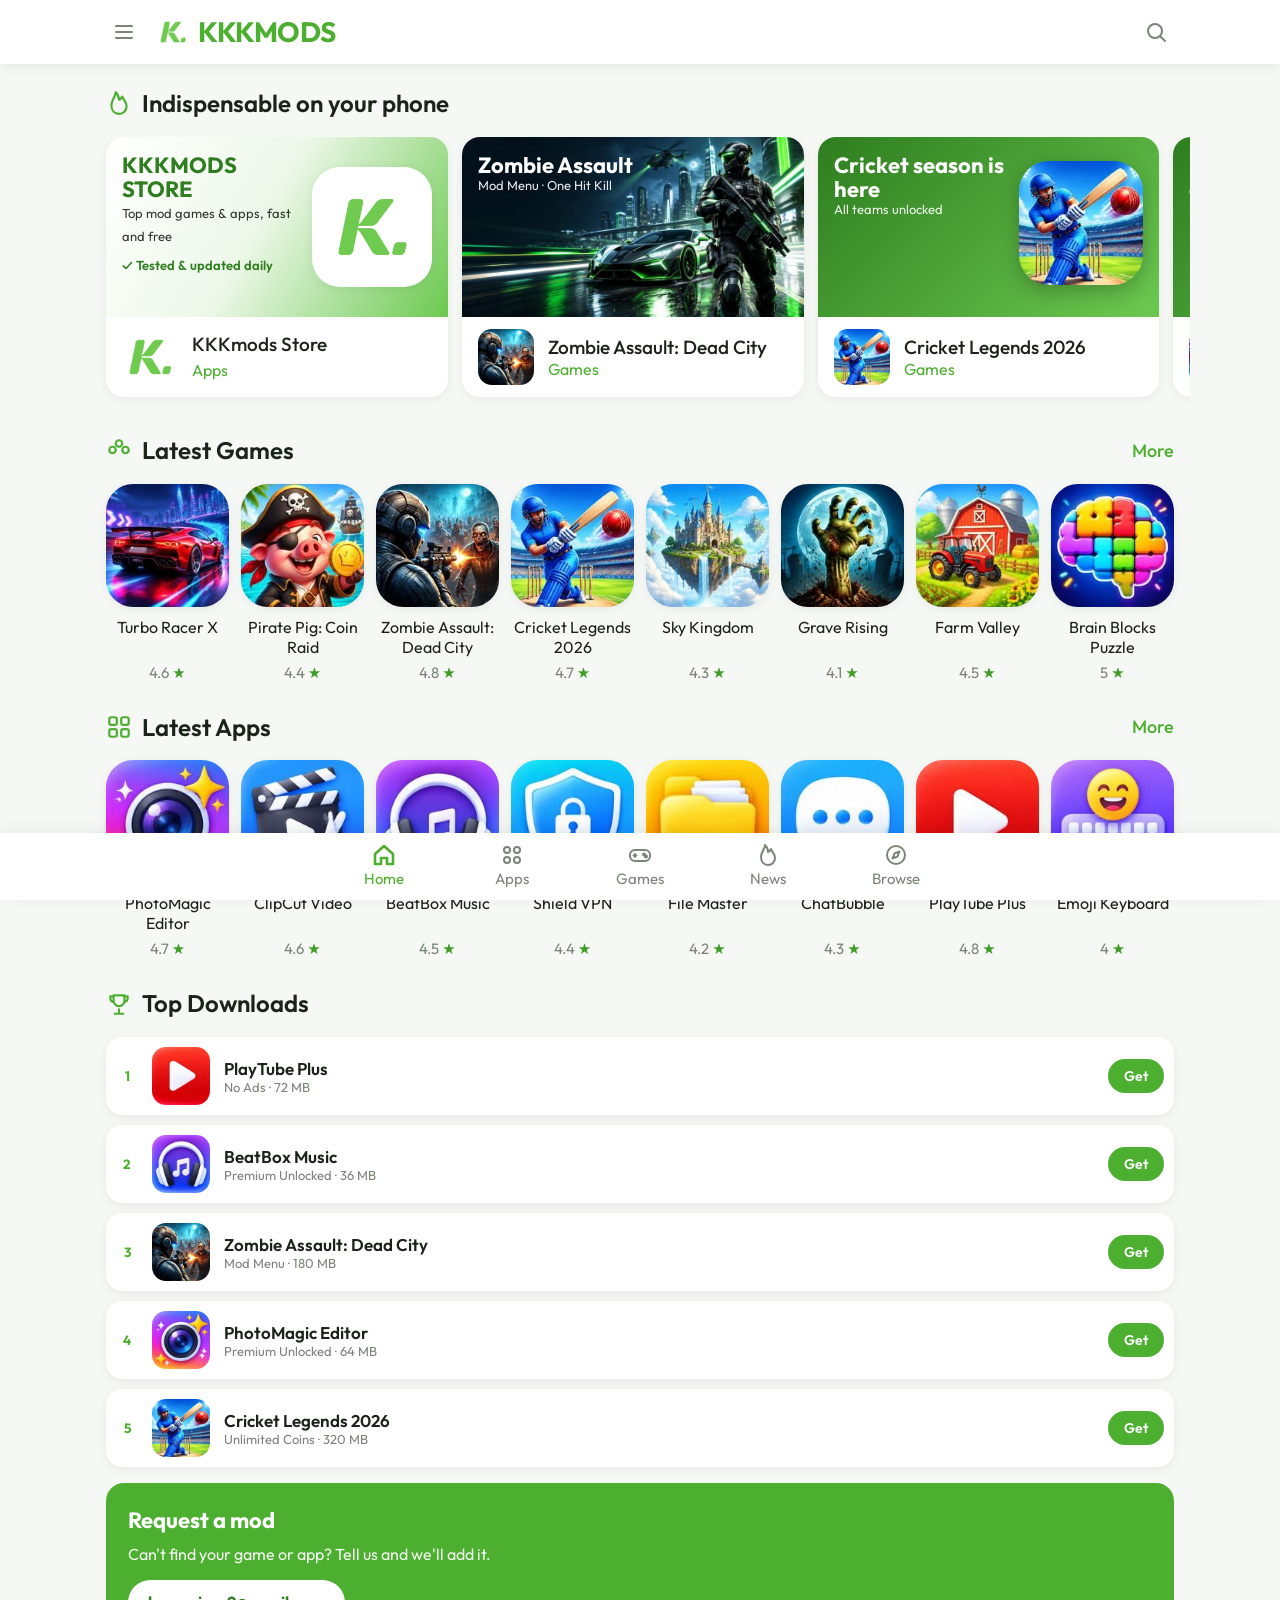
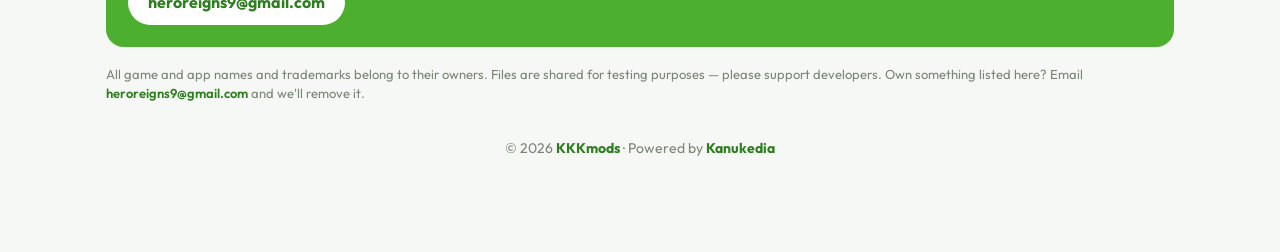
<file: Index.html>
<!DOCTYPE html>
<html lang="en">
<head>
<meta charset="utf-8">
<meta name="viewport" content="width=device-width, initial-scale=1">
<title>KKKmods – #1 Mod APK Games &amp; Apps | Powered by Kanukedia</title>
<meta name="description" content="KKKmods – download modded Android games and apps. Latest versions, ratings, mod features and fast downloads. Powered by Kanukedia.">
<meta property="og:title" content="KKKmods – #1 Mod APK Games &amp; Apps">
<meta property="og:description" content="Modded Android games and apps, updated daily. Powered by Kanukedia.">
<meta property="og:type" content="website">
<meta name="twitter:card" content="summary">
<link rel="icon" type="image/png" href="[data-uri]">
<link rel="preconnect" href="https://fonts.googleapis.com">
<link rel="preconnect" href="https://fonts.gstatic.com" crossorigin>
<link href="https://fonts.googleapis.com/css2?family=Outfit:wght@400;500;600;700;800&display=swap" rel="stylesheet">
<style>
  :root{
    --green:#4caf2f;
    --green-dark:#2e7d1f;
    --green-bright:#6cc950;
    --green-soft:#eef8ea;
    --green-line:#d8eed0;
    --page:#f6f8f5;
    --white:#ffffff;
    --ink:#1b2419;
    --muted:#7a8577;
    --star:#3f9c25;
    --shadow:0 2px 10px rgba(30,60,20,.08);
    --font:"Outfit",system-ui,sans-serif;
  }
  /* No animation anywhere */
  *,*::before,*::after{box-sizing:border-box;animation:none!important;transition:none!important}
  html{scroll-behavior:auto}
  body{margin:0;background:var(--page);color:var(--ink);font-family:var(--font);font-size:16px;line-height:1.45;padding-bottom:84px}
  a{color:inherit;text-decoration:none}
  button{font-family:var(--font);cursor:pointer}
  img{display:block}
  .wrap{max-width:1100px;margin:0 auto;padding:0 16px}
  svg{width:24px;height:24px;stroke:currentColor;fill:none;stroke-width:2;stroke-linecap:round;stroke-linejoin:round}

  /* Header */
  header{background:var(--white);box-shadow:var(--shadow);position:sticky;top:0;z-index:20}
  .bar{display:flex;align-items:center;gap:14px;height:64px}
  .icon-btn{background:none;border:none;color:var(--muted);padding:6px;display:flex}
  .icon-btn:hover{color:var(--green-dark)}
  .logo{display:flex;align-items:center;gap:8px;flex:1}
  .logo img{width:34px;height:34px;border-radius:8px}
  .logo b{font-size:28px;font-weight:700;color:var(--green);letter-spacing:-.5px}
  .searchbar{display:none;padding:0 0 12px}
  .searchbar.open{display:block}
  .searchbar input{width:100%;padding:12px 16px;border:2px solid var(--green-line);border-radius:12px;font-size:16px;font-family:var(--font);outline:none;background:var(--page);color:var(--ink)}
  .searchbar input:focus{border-color:var(--green)}

  /* Side menu */
  .drawer-bg{position:fixed;inset:0;background:rgba(20,30,18,.45);z-index:40;display:none}
  .drawer-bg.open{display:block}
  .drawer{position:fixed;top:0;left:0;bottom:0;width:280px;max-width:85vw;background:var(--white);z-index:41;display:none;flex-direction:column;padding:20px}
  .drawer.open{display:flex}
  .drawer .logo{flex:none;margin-bottom:20px}
  .drawer a,.drawer button.link{display:flex;align-items:center;gap:12px;padding:12px;border-radius:10px;font-size:17px;font-weight:500;background:none;border:none;color:var(--ink);text-align:left;width:100%}
  .drawer a:hover,.drawer button.link:hover{background:var(--green-soft);color:var(--green-dark)}
  .drawer .foot{margin-top:auto;font-size:13px;color:var(--muted);border-top:1px solid var(--green-line);padding-top:14px}
  .drawer .foot b{color:var(--green-dark)}

  /* Sections */
  .sec{padding:22px 0 6px}
  .sec-title{display:flex;align-items:center;justify-content:space-between;margin-bottom:16px}
  .sec-title h2{display:flex;align-items:center;gap:10px;font-size:24px;font-weight:600;margin:0}
  .sec-title h2 svg{color:var(--green);width:26px;height:26px}
  .more{color:var(--green);font-weight:500;font-size:18px;background:none;border:none;padding:0}

  /* Featured carousel */
  .featured{display:flex;gap:14px;overflow-x:auto;scroll-snap-type:x mandatory;scroll-padding-left:16px;padding-bottom:8px;margin:0 -16px;padding-left:16px;padding-right:16px;scrollbar-width:none}
  .featured::-webkit-scrollbar{display:none}
  .feat{flex:0 0 86%;max-width:520px;scroll-snap-align:start;border-radius:18px;overflow:hidden;background:var(--white);box-shadow:var(--shadow);border:none;padding:0;text-align:left;color:var(--ink)}
  .feat-art{height:180px;position:relative;background-size:cover;background-position:center}
  .feat-art .txt{position:absolute;left:16px;top:16px;right:150px;color:var(--white)}
  .feat-art .txt b{display:block;font-size:22px;line-height:1.1;font-weight:700}
  .feat-art .txt span{font-size:13px;opacity:.9}
  .feat-store{background:linear-gradient(120deg,var(--white) 0%,var(--green-soft) 45%,var(--green-bright) 100%)}
  .feat-store .txt{color:var(--ink);right:150px}
  .feat-store .txt b{color:var(--green-dark)}
  .feat-store .txt .ok{display:flex;align-items:center;gap:6px;margin-top:8px;font-size:13px;color:var(--green-dark);font-weight:600}
  .feat-store .big{position:absolute;right:16px;top:30px;width:120px;height:120px;border-radius:28px;background:var(--white);padding:14px;box-shadow:var(--shadow)}
  .feat-store .big img{width:100%;height:100%}
  .feat-icon-art{background:linear-gradient(135deg,var(--green-dark),var(--green-bright))}
  .feat-icon-art .bigicon{position:absolute;right:16px;top:24px;width:124px;height:124px;border-radius:30px;box-shadow:0 6px 20px rgba(0,0,0,.25)}
  .feat-foot{display:flex;align-items:center;gap:14px;padding:12px 16px}
  .feat-foot img{width:56px;height:56px;border-radius:14px}
  .feat-foot b{display:block;font-size:19px;font-weight:500}
  .feat-foot span{color:var(--green);font-size:16px}

  /* App grid */
  .grid{display:grid;grid-template-columns:repeat(4,1fr);gap:18px 12px}
  .app{background:none;border:none;padding:0;text-align:center;color:var(--ink)}
  .app img{width:100%;height:auto;aspect-ratio:1;object-fit:cover;border-radius:22%;box-shadow:var(--shadow);background:var(--white)}
  .app .name{font-size:16px;margin-top:10px;line-height:1.25;min-height:40px;display:-webkit-box;-webkit-line-clamp:2;-webkit-box-orient:vertical;overflow:hidden}
  .app .rate{color:var(--muted);font-size:15px;margin-top:6px}
  .app .rate i{color:var(--star);font-style:normal}
  .app .modtag{display:inline-block;margin-top:4px;font-size:11px;font-weight:700;color:var(--green-dark);background:var(--green-soft);padding:2px 8px;border-radius:999px}
  .empty{text-align:center;color:var(--muted);padding:40px 10px}

  /* Top list */
  .list{display:flex;flex-direction:column;gap:10px}
  .row{display:flex;align-items:center;gap:14px;background:var(--white);border-radius:16px;padding:10px;box-shadow:var(--shadow);border:none;text-align:left;color:var(--ink);width:100%}
  .row .num{width:22px;text-align:center;font-weight:700;color:var(--green)}
  .row img{width:58px;height:58px;border-radius:14px}
  .row .info{flex:1;min-width:0}
  .row .info b{display:block;font-weight:600;font-size:17px;white-space:nowrap;overflow:hidden;text-overflow:ellipsis}
  .row .info span{font-size:13px;color:var(--muted)}
  .row .get{background:var(--green);color:var(--white);border-radius:999px;padding:8px 16px;font-weight:600;font-size:14px}

  /* Categories */
  .cats{display:grid;grid-template-columns:repeat(2,1fr);gap:10px}
  .cat{display:flex;align-items:center;gap:12px;background:var(--white);border-radius:14px;padding:14px;box-shadow:var(--shadow);border:none;font-size:16px;font-weight:500;color:var(--ink);text-align:left}
  .cat .dot{width:40px;height:40px;border-radius:12px;background:var(--green-soft);color:var(--green-dark);display:flex;align-items:center;justify-content:center}
  .cat .dot svg{width:22px;height:22px}
  .cat small{display:block;color:var(--muted);font-weight:400;font-size:13px}

  /* News */
  .news{display:flex;flex-direction:column;gap:12px}
  .post{background:var(--white);border-radius:16px;padding:16px;box-shadow:var(--shadow)}
  .post .date{font-size:13px;color:var(--green);font-weight:600}
  .post h3{margin:4px 0 6px;font-size:18px;font-weight:600}
  .post p{margin:0;color:var(--muted);font-size:15px}

  /* Detail */
  .back{display:flex;align-items:center;gap:6px;background:none;border:none;color:var(--green-dark);font-size:16px;font-weight:500;padding:14px 0 6px}
  .d-head{display:flex;gap:16px;align-items:center;margin:10px 0 18px}
  .d-head img{width:100px;height:100px;border-radius:24px;box-shadow:var(--shadow)}
  .d-head h1{font-size:24px;margin:0 0 4px;font-weight:700;line-height:1.15}
  .d-head .sub{color:var(--green);font-weight:500}
  .d-head .rate{color:var(--muted);margin-top:2px}
  .d-head .rate i{color:var(--star);font-style:normal}
  .facts{display:grid;grid-template-columns:repeat(4,1fr);background:var(--white);border-radius:16px;box-shadow:var(--shadow);padding:14px 6px;margin-bottom:16px;text-align:center}
  .facts div{border-right:1px solid var(--green-line);padding:0 4px}
  .facts div:last-child{border-right:none}
  .facts b{display:block;font-size:15px;font-weight:600}
  .facts span{font-size:12px;color:var(--muted)}
  .dl{display:flex;align-items:center;justify-content:center;gap:10px;background:var(--green);color:var(--white);font-weight:700;font-size:18px;padding:16px;border-radius:16px;margin-bottom:18px}
  .dl:hover{background:var(--green-dark)}
  .box{background:var(--white);border-radius:16px;padding:16px;box-shadow:var(--shadow);margin-bottom:14px}
  .box h3{margin:0 0 8px;font-size:18px;font-weight:600}
  .box ul{margin:0;padding-left:20px}
  .box li{margin-bottom:4px}
  .box p{margin:0;color:var(--muted)}
  .dlpage{text-align:center;padding-top:6px}
  .dlpage .d-head{justify-content:center;flex-direction:column;text-align:center}
  .dlpage .wait{background:var(--white);border-radius:16px;box-shadow:var(--shadow);padding:20px;margin-bottom:16px}
  .dlpage .count{font-size:44px;font-weight:800;color:var(--green);line-height:1}
  .dlpage .wait p{margin:8px 0 0;color:var(--muted)}
  .dl.off{background:var(--green-line);color:var(--muted);pointer-events:none}
  .filebox{background:var(--white);border-radius:16px;box-shadow:var(--shadow);padding:14px 16px;margin-bottom:16px;text-align:left;display:flex;flex-direction:column;gap:6px;font-size:15px}
  .filebox div{display:flex;justify-content:space-between;gap:10px}
  .filebox span{color:var(--muted)}
  .soon{background:var(--green-soft);border-radius:14px;padding:14px;color:var(--green-dark);font-weight:500;margin-bottom:16px}
  .soon a{text-decoration:underline;font-weight:700}
  .modinfo{background:var(--green-soft);border-left:4px solid var(--green)}

  /* Contact / footer */
  .contact{background:var(--green);color:var(--white);border-radius:18px;padding:22px;margin-top:10px}
  .contact h2{margin:0 0 6px;font-size:22px}
  .contact p{margin:0 0 14px;opacity:.95}
  .contact a.btn{display:inline-block;background:var(--white);color:var(--green-dark);font-weight:700;padding:11px 20px;border-radius:999px;word-break:break-all}
  .disclaimer{font-size:13px;color:var(--muted);margin-top:18px}
  .disclaimer a{color:var(--green-dark);font-weight:600}
  .site-foot{text-align:center;color:var(--muted);font-size:14px;padding:22px 0 10px}
  .site-foot b{color:var(--green-dark)}

  /* Bottom nav */
  nav.bottom{position:fixed;left:0;right:0;bottom:0;background:var(--white);box-shadow:0 -2px 12px rgba(30,60,20,.08);z-index:30}
  nav.bottom .in{max-width:640px;margin:0 auto;display:grid;grid-template-columns:repeat(5,1fr)}
  nav.bottom button{background:none;border:none;color:var(--muted);display:flex;flex-direction:column;align-items:center;gap:2px;padding:10px 0 12px;font-size:15px}
  nav.bottom button.active{color:var(--green)}
  nav.bottom button.active svg{stroke-width:2.6}

  .view{display:none}
  .view.active{display:block}

  @media (min-width:700px){
    .grid{grid-template-columns:repeat(6,1fr)}
    .feat{flex-basis:48%}
    .cats{grid-template-columns:repeat(3,1fr)}
  }
  @media (min-width:1000px){
    .grid{grid-template-columns:repeat(8,1fr)}
    .feat{flex-basis:32%}
  }
  @media (max-width:380px){
    .app .name{font-size:14px}
    .logo b{font-size:24px}
  }
</style>
</head>
<body>

<header>
  <div class="wrap">
    <div class="bar">
      <button class="icon-btn" id="menuBtn" aria-label="Open menu"><svg viewBox="0 0 24 24"><path d="M4 6h16M4 12h16M4 18h16"/></svg></button>
      <a class="logo" href="#" data-go="home" aria-label="KKKmods home">
        <img src="[data-uri]" alt="KKKmods logo">
        <b>KKKMODS</b>
      </a>
      <button class="icon-btn" id="searchBtn" aria-label="Search"><svg viewBox="0 0 24 24"><circle cx="11" cy="11" r="7"/><path d="M21 21l-4.5-4.5"/></svg></button>
    </div>
    <div class="searchbar" id="searchbar">
      <input id="search" type="search" placeholder="Search games and apps…" aria-label="Search games and apps">
    </div>
  </div>
</header>

<div class="drawer-bg" id="drawerBg"></div>
<aside class="drawer" id="drawer" aria-label="Menu">
  <div class="logo"><img src="[data-uri]" alt=""><b>KKKMODS</b></div>
  <button class="link" data-go="home">Home</button>
  <button class="link" data-go="games">Games</button>
  <button class="link" data-go="apps">Apps</button>
  <button class="link" data-go="news">News</button>
  <button class="link" data-go="browse">Browse categories</button>
  <a href="mailto:heroreigns9@gmail.com?subject=Mod%20request">Request a mod</a>
  <a href="mailto:heroreigns9@gmail.com">Contact us</a>
  <div class="foot">Powered by <b>Kanukedia</b><br>heroreigns9@gmail.com</div>
</aside>

<main class="wrap">

  <!-- HOME -->
  <div class="view active" id="v-home">
    <div class="sec">
      <div class="sec-title"><h2><svg viewBox="0 0 24 24"><path d="M12 22c4 0 7-3 7-7 0-4-3-6-4-9-1 2-2 3-3 3 0-3-1-5-3-7 0 4-4 7-4 12 0 5 3 8 7 8z"/></svg>Indispensable on your phone</h2></div>
      <div class="featured" id="featured"></div>
    </div>

    <div class="sec">
      <div class="sec-title"><h2><svg viewBox="0 0 24 24"><circle cx="6" cy="12" r="3"/><circle cx="18" cy="12" r="3"/><circle cx="12" cy="6" r="3"/></svg>Latest Games</h2><button class="more" data-go="games">More</button></div>
      <div class="grid" id="homeGames"></div>
    </div>

    <div class="sec">
      <div class="sec-title"><h2><svg viewBox="0 0 24 24"><rect x="3" y="3" width="7" height="7" rx="2"/><rect x="14" y="3" width="7" height="7" rx="2"/><rect x="3" y="14" width="7" height="7" rx="2"/><rect x="14" y="14" width="7" height="7" rx="2"/></svg>Latest Apps</h2><button class="more" data-go="apps">More</button></div>
      <div class="grid" id="homeApps"></div>
    </div>

    <div class="sec">
      <div class="sec-title"><h2><svg viewBox="0 0 24 24"><path d="M8 21h8M12 17v4M7 4h10v5a5 5 0 0 1-10 0V4zM17 5h3v2a3 3 0 0 1-3 3M7 5H4v2a3 3 0 0 0 3 3"/></svg>Top Downloads</h2></div>
      <div class="list" id="topList"></div>
    </div>

    <div class="contact">
      <h2>Request a mod</h2>
      <p>Can't find your game or app? Tell us and we'll add it.</p>
      <a class="btn" href="mailto:heroreigns9@gmail.com?subject=Mod%20request">heroreigns9@gmail.com</a>
    </div>
  </div>

  <!-- GAMES -->
  <div class="view" id="v-games">
    <div class="sec">
      <div class="sec-title"><h2>All Games</h2></div>
      <div class="grid" id="allGames"></div>
    </div>
  </div>

  <!-- APPS -->
  <div class="view" id="v-apps">
    <div class="sec">
      <div class="sec-title"><h2>All Apps</h2></div>
      <div class="grid" id="allApps"></div>
    </div>
  </div>

  <!-- NEWS -->
  <div class="view" id="v-news">
    <div class="sec">
      <div class="sec-title"><h2>News &amp; Updates</h2></div>
      <div class="news" id="newsList"></div>
    </div>
  </div>

  <!-- BROWSE -->
  <div class="view" id="v-browse">
    <div class="sec">
      <div class="sec-title"><h2 id="browseTitle">Browse categories</h2></div>
      <div class="cats" id="cats"></div>
      <div class="grid" id="catGrid" style="margin-top:20px"></div>
    </div>
  </div>

  <!-- SEARCH RESULTS -->
  <div class="view" id="v-search">
    <div class="sec">
      <div class="sec-title"><h2 id="searchTitle">Results</h2></div>
      <div class="grid" id="searchGrid"></div>
      <div class="empty" id="searchEmpty" style="display:none">Nothing found. Try another name.</div>
    </div>
  </div>

  <!-- DOWNLOAD -->
  <div class="view" id="v-download"></div>

  <!-- DETAIL -->
  <div class="view" id="v-detail"></div>

  <p class="disclaimer">All game and app names and trademarks belong to their owners. Files are shared for testing purposes — please support developers. Own something listed here? Email <a href="mailto:heroreigns9@gmail.com?subject=Removal%20request">heroreigns9@gmail.com</a> and we'll remove it.</p>
  <div class="site-foot">© <span id="year">2026</span> <b>KKKmods</b> · Powered by <b>Kanukedia</b></div>
</main>

<nav class="bottom" aria-label="Main">
  <div class="in">
    <button data-go="home" class="active"><svg viewBox="0 0 24 24"><path d="M3 11l9-8 9 8v10h-6v-6H9v6H3z"/></svg>Home</button>
    <button data-go="apps"><svg viewBox="0 0 24 24"><circle cx="7" cy="7" r="3"/><circle cx="17" cy="7" r="3"/><circle cx="7" cy="17" r="3"/><circle cx="17" cy="17" r="3"/></svg>Apps</button>
    <button data-go="games"><svg viewBox="0 0 24 24"><rect x="2" y="7" width="20" height="11" rx="5"/><path d="M7 11v3M5.5 12.5h3"/><circle cx="16" cy="11.5" r="1"/><circle cx="18" cy="13.5" r="1"/></svg>Games</button>
    <button data-go="news"><svg viewBox="0 0 24 24"><path d="M12 22c4 0 7-3 7-7 0-4-3-6-4-9-1 2-2 3-3 3 0-3-1-5-3-7 0 4-4 7-4 12 0 5 3 8 7 8z"/></svg>News</button>
    <button data-go="browse"><svg viewBox="0 0 24 24"><circle cx="12" cy="12" r="9"/><path d="M15.5 8.5l-2 5-5 2 2-5z"/></svg>Browse</button>
  </div>
</nav>

<script>
const IMG = {"games0": "[data-uri]", "games1": "[data-uri]", "games2": "[data-uri]", "games3": "[data-uri]", "games4": "[data-uri]", "games5": "[data-uri]", "games6": "[data-uri]", "games7": "[data-uri]", "apps0": "[data-uri]", "apps1": "[data-uri]", "apps2": "[data-uri]", "apps3": "[data-uri]", "apps4": "[data-uri]", "apps5": "[data-uri]", "apps6": "[data-uri]", "apps7": "[data-uri]", "banner": "[data-uri]"};
const LOGO = "[data-uri]";

/*
  ADD YOUR MODS HERE.
  type: "game" or "app". icon: an image URL (or one of the built-in IMG keys).
  link: your download URL (direct .apk link, Google Drive, MediaFire, etc). Leave "#" to show "not available yet".
*/
const ITEMS = [
  {type:"game", name:"Turbo Racer X", icon:"games0", cat:"Racing", rating:4.6, version:"3.2.1", size:"142 MB", android:"7.0+", mod:"Unlimited Money", features:["Unlimited coins","All cars unlocked","No ads"], about:"High-speed street racing with dozens of cars and neon city tracks.", downloads:"1.2M", link:"https://example.com/turbo-racer-x-mod.apk"},
  {type:"game", name:"Pirate Pig: Coin Raid", icon:"games1", cat:"Casual", rating:4.4, version:"3.5.8", size:"96 MB", android:"6.0+", mod:"Unlimited Spins", features:["Unlimited spins","Unlimited coins"], about:"Spin, raid and build your pirate island.", downloads:"980K", link:"#"},
  {type:"game", name:"Zombie Assault: Dead City", icon:"games2", cat:"Action", rating:4.8, version:"2.7.0", size:"180 MB", android:"7.0+", mod:"Mod Menu", features:["Mod menu","One hit kill","Unlimited ammo"], about:"Survive endless zombie waves in a ruined city.", downloads:"2.1M", link:"#"},
  {type:"game", name:"Cricket Legends 2026", icon:"games3", cat:"Sports", rating:4.7, version:"6.3.2", size:"320 MB", android:"8.0+", mod:"Unlimited Coins", features:["Unlimited coins","All teams unlocked","Premium stadiums"], about:"Realistic cricket with T20, ODI and Test modes.", downloads:"1.6M", link:"#"},
  {type:"game", name:"Sky Kingdom", icon:"games4", cat:"Adventure", rating:4.3, version:"1.8.0", size:"210 MB", android:"8.0+", mod:"God Mode", features:["God mode","Unlimited gems"], about:"Explore floating islands and build your kingdom.", downloads:"640K", link:"#"},
  {type:"game", name:"Grave Rising", icon:"games5", cat:"Horror", rating:4.1, version:"1.2.4", size:"110 MB", android:"7.0+", mod:"Unlocked Levels", features:["All levels unlocked","No ads"], about:"Spooky survival horror under the full moon.", downloads:"320K", link:"#"},
  {type:"game", name:"Farm Valley", icon:"games6", cat:"Simulation", rating:4.5, version:"2.4.7", size:"120 MB", android:"7.0+", mod:"Unlimited Money", features:["Unlimited money","Instant harvest"], about:"Grow crops, raise animals and build your dream farm.", downloads:"870K", link:"#"},
  {type:"game", name:"Brain Blocks Puzzle", icon:"games7", cat:"Puzzle", rating:5, version:"4.1.0", size:"45 MB", android:"5.0+", mod:"Unlimited Hints", features:["Unlimited hints","All levels unlocked"], about:"Colourful block puzzles to train your brain.", downloads:"450K", link:"#"},
  {type:"app", name:"PhotoMagic Editor", icon:"apps0", cat:"Photography", rating:4.7, version:"9.2.0", size:"64 MB", android:"7.0+", mod:"Premium Unlocked", features:["Premium unlocked","No watermark","All filters"], about:"Photo editor with filters, effects and AI tools.", downloads:"1.9M", link:"#"},
  {type:"app", name:"ClipCut Video", icon:"apps1", cat:"Video Editor", rating:4.6, version:"7.5.1", size:"88 MB", android:"8.0+", mod:"Pro Unlocked", features:["Pro unlocked","No watermark","4K export"], about:"Easy video editor for reels and shorts.", downloads:"1.4M", link:"#"},
  {type:"app", name:"BeatBox Music", icon:"apps2", cat:"Music", rating:4.5, version:"3.9.4", size:"36 MB", android:"6.0+", mod:"Premium Unlocked", features:["Ad-free","Offline mode","Unlimited skips"], about:"Stream and play music with a clean player.", downloads:"2.4M", link:"#"},
  {type:"app", name:"Shield VPN", icon:"apps3", cat:"Tools", rating:4.4, version:"2.0.6", size:"18 MB", android:"5.0+", mod:"VIP Unlocked", features:["VIP servers","No ads"], about:"Fast, lightweight VPN with one-tap connect.", downloads:"760K", link:"#"},
  {type:"app", name:"File Master", icon:"apps4", cat:"Tools", rating:4.2, version:"1.12.3", size:"22 MB", android:"5.0+", mod:"Pro Unlocked", features:["Pro unlocked","No ads"], about:"Manage, clean and share files.", downloads:"510K", link:"#"},
  {type:"app", name:"ChatBubble", icon:"apps5", cat:"Social", rating:4.3, version:"5.4.0", size:"40 MB", android:"7.0+", mod:"Extra Features", features:["Hide online status","Custom themes"], about:"Simple messenger with themes and privacy options.", downloads:"690K", link:"#"},
  {type:"app", name:"PlayTube Plus", icon:"apps6", cat:"Video Players", rating:4.8, version:"19.4.2", size:"72 MB", android:"8.0+", mod:"No Ads", features:["No ads","Background play","Download videos"], about:"Video streaming with background play.", downloads:"3.1M", link:"#"},
  {type:"app", name:"Emoji Keyboard", icon:"apps7", cat:"Personalization", rating:4.0, version:"6.0.1", size:"28 MB", android:"6.0+", mod:"Premium Themes", features:["All themes unlocked","No ads"], about:"Fun keyboard with emojis, GIFs and themes.", downloads:"430K", link:"#"}
];

const NEWS = [
  {date:"Nov 10, 2026", title:"Cricket Legends 2026 updated to v6.3.2", text:"New stadiums and teams added. Mod now includes all premium stadiums."},
  {date:"Nov 8, 2026", title:"Zombie Assault mod menu fixed", text:"The mod menu works again on Android 14 and 15."},
  {date:"Nov 5, 2026", title:"Welcome to KKKmods", text:"Our new site is live, powered by Kanukedia. Request your favourite mods by email."}
];

const $ = id => document.getElementById(id);
const esc = s => String(s).replace(/[&<>"']/g,c=>({"&":"&amp;","<":"&lt;",">":"&gt;",'"':"&quot;","'":"&#39;"}[c]));
const src = it => IMG[it.icon] || it.icon;
const games = ITEMS.filter(i => i.type === "game");
const apps = ITEMS.filter(i => i.type === "app");

function tile(it){
  const i = ITEMS.indexOf(it);
  return `<button class="app" data-open="${i}">
    <img src="${src(it)}" alt="${esc(it.name)} icon" loading="lazy" width="160" height="160">
    <div class="name">${esc(it.name)}</div>
    <div class="rate">${it.rating} <i>★</i></div>
  </button>`;
}
function fillGrid(id, list){ $(id).innerHTML = list.map(tile).join(''); }

function renderFeatured(){
  const g = games[2], s = games[3], st = games[0];
  $('featured').innerHTML = `
    <a class="feat" href="#" data-go="home">
      <div class="feat-art feat-store">
        <div class="txt"><b>KKKMODS STORE</b><span>Top mod games &amp; apps, fast and free</span><div class="ok">✓ Tested &amp; updated daily</div></div>
        <div class="big"><img src="${LOGO}" alt=""></div>
      </div>
      <div class="feat-foot"><img src="${LOGO}" alt=""><div><b>KKKmods Store</b><span>Apps</span></div></div>
    </a>
    <button class="feat" data-open="${ITEMS.indexOf(g)}">
      <div class="feat-art" style="background-image:url('${IMG.banner}')">
        <div class="txt" style="right:40%"><b>Zombie Assault</b><span>Mod Menu · One Hit Kill</span></div>
      </div>
      <div class="feat-foot"><img src="${src(g)}" alt=""><div><b>${esc(g.name)}</b><span>Games</span></div></div>
    </button>
    <button class="feat" data-open="${ITEMS.indexOf(s)}">
      <div class="feat-art feat-icon-art">
        <div class="txt"><b>Cricket season is here</b><span>All teams unlocked</span></div>
        <img class="bigicon" src="${src(s)}" alt="">
      </div>
      <div class="feat-foot"><img src="${src(s)}" alt=""><div><b>${esc(s.name)}</b><span>Games</span></div></div>
    </button>
    <button class="feat" data-open="${ITEMS.indexOf(st)}">
      <div class="feat-art feat-icon-art">
        <div class="txt"><b>Race the neon city</b><span>Unlimited money</span></div>
        <img class="bigicon" src="${src(st)}" alt="">
      </div>
      <div class="feat-foot"><img src="${src(st)}" alt=""><div><b>${esc(st.name)}</b><span>Games</span></div></div>
    </button>`;
}

function renderTop(){
  const top = [...ITEMS].sort((a,b)=>parseDl(b.downloads)-parseDl(a.downloads)).slice(0,5);
  $('topList').innerHTML = top.map((it,n)=>`
    <button class="row" data-open="${ITEMS.indexOf(it)}">
      <span class="num">${n+1}</span>
      <img src="${src(it)}" alt="" loading="lazy">
      <div class="info"><b>${esc(it.name)}</b><span>${esc(it.mod)} · ${esc(it.size)}</span></div>
      <span class="get">Get</span>
    </button>`).join('');
}
function parseDl(s){ const n = parseFloat(s); return s.includes('M') ? n*1e6 : n*1e3; }

function renderCats(){
  const cats = [...new Set(ITEMS.map(i=>i.cat))];
  $('cats').innerHTML = cats.map(c=>{
    const n = ITEMS.filter(i=>i.cat===c).length;
    return `<button class="cat" data-cat="${esc(c)}"><span class="dot"><svg viewBox="0 0 24 24"><path d="M4 4h7v7H4zM13 4h7v7h-7zM4 13h7v7H4zM13 13h7v7h-7z"/></svg></span><span>${esc(c)}<small>${n} ${n===1?'item':'items'}</small></span></button>`;
  }).join('');
}

function renderNews(){
  $('newsList').innerHTML = NEWS.map(p=>`<article class="post"><div class="date">${esc(p.date)}</div><h3>${esc(p.title)}</h3><p>${esc(p.text)}</p></article>`).join('');
}

function renderDetail(i){
  const it = ITEMS[i];
  $('v-detail').innerHTML = `
    <button class="back" data-go="${it.type==='game'?'games':'apps'}"><svg viewBox="0 0 24 24"><path d="M15 18l-6-6 6-6"/></svg>Back</button>
    <div class="d-head">
      <img src="${src(it)}" alt="${esc(it.name)} icon">
      <div><h1>${esc(it.name)}</h1><div class="sub">${esc(it.cat)} · MOD</div><div class="rate">${it.rating} <i>★</i> · ${esc(it.downloads)} downloads</div></div>
    </div>
    <div class="facts">
      <div><b>${esc(it.version)}</b><span>Version</span></div>
      <div><b>${esc(it.size)}</b><span>Size</span></div>
      <div><b>${esc(it.android)}</b><span>Android</span></div>
      <div><b>Free</b><span>Price</span></div>
    </div>
    <a class="dl" href="#" data-dl="${i}"><svg viewBox="0 0 24 24"><path d="M12 3v12M7 10l5 5 5-5M5 21h14"/></svg>Download APK (${esc(it.size)})</a>
    <div class="box modinfo"><h3>MOD Info</h3><ul>${it.features.map(f=>`<li>${esc(f)}</li>`).join('')}</ul></div>
    <div class="box"><h3>About ${esc(it.name)}</h3><p>${esc(it.about)}</p></div>
    <div class="box"><h3>How to install</h3><ul>
      <li>Tap Download APK and wait for the file.</li>
      <li>Allow "Install unknown apps" for your browser in Settings.</li>
      <li>Open the file from Downloads and tap Install.</li>
      <li>Uninstall the original version first if asked.</li>
    </ul></div>
    <div class="sec">
      <div class="sec-title"><h2>You may also like</h2></div>
      <div class="grid">${ITEMS.filter(x=>x.type===it.type && x!==it).slice(0,4).map(tile).join('')}</div>
    </div>`;
}

let timer;
function slug(s){return s.toLowerCase().replace(/[^a-z0-9]+/g,'-').replace(/^-|-$/g,'')}
function renderDownload(i){
  const it = ITEMS[i];
  const file = `${slug(it.name)}-v${it.version}-mod-kkkmods.apk`;
  const hasLink = it.link && it.link !== '#';
  $('v-download').innerHTML = `
    <button class="back" data-open="${i}"><svg viewBox="0 0 24 24"><path d="M15 18l-6-6 6-6"/></svg>Back</button>
    <div class="dlpage">
      <div class="d-head">
        <img src="${src(it)}" alt="${esc(it.name)} icon">
        <div><h1>${esc(it.name)}</h1><div class="sub">MOD: ${esc(it.mod)}</div></div>
      </div>
      <div class="filebox">
        <div><span>File</span><b style="word-break:break-all;text-align:right">${esc(file)}</b></div>
        <div><span>Version</span><b>${esc(it.version)}</b></div>
        <div><span>Size</span><b>${esc(it.size)}</b></div>
        <div><span>Requires</span><b>Android ${esc(it.android)}</b></div>
      </div>
      <div class="wait" id="waitBox"><div class="count" id="count5">5</div><p>Your download link is being prepared…</p></div>
      <a class="dl off" id="finalDl" href="${hasLink ? esc(it.link) : '#'}" ${hasLink ? `download="${esc(file)}" target="_blank" rel="noopener"` : ''}>
        <svg viewBox="0 0 24 24"><path d="M12 3v12M7 10l5 5 5-5M5 21h14"/></svg>Please wait…</a>
      <div class="soon" id="soonBox" style="display:none">This file isn't available yet. <a href="mailto:heroreigns9@gmail.com?subject=Download%20request%3A%20${encodeURIComponent(it.name)}">Email us</a> and we'll add it fast.</div>
    </div>`;
  clearInterval(timer);
  let n = 5;
  timer = setInterval(() => {
    n--;
    const c = $('count5'); if(!c){ clearInterval(timer); return; }
    c.textContent = n;
    if(n <= 0){
      clearInterval(timer);
      $('waitBox').style.display = 'none';
      const b = $('finalDl');
      if(hasLink){
        b.classList.remove('off');
        b.innerHTML = '<svg viewBox="0 0 24 24"><path d="M12 3v12M7 10l5 5 5-5M5 21h14"/></svg>Download Now (' + esc(it.size) + ')';
      } else {
        b.style.display = 'none';
        $('soonBox').style.display = 'block';
      }
    }
  }, 1000);
}

function show(view){
  if(view !== 'download') clearInterval(timer);
  document.querySelectorAll('.view').forEach(v=>v.classList.remove('active'));
  $('v-'+view).classList.add('active');
  document.querySelectorAll('nav.bottom button').forEach(b=>b.classList.toggle('active', b.dataset.go===view));
  closeDrawer();
  window.scrollTo(0,0);
}

function openDrawer(){ $('drawer').classList.add('open'); $('drawerBg').classList.add('open'); }
function closeDrawer(){ $('drawer').classList.remove('open'); $('drawerBg').classList.remove('open'); }

document.addEventListener('click', e => {
  const dl = e.target.closest('[data-dl]');
  if(dl){ e.preventDefault(); renderDownload(+dl.dataset.dl); show('download'); return; }
  const open = e.target.closest('[data-open]');
  if(open){ e.preventDefault(); renderDetail(+open.dataset.open); show('detail'); return; }
  const go = e.target.closest('[data-go]');
  if(go){ e.preventDefault(); if(go.dataset.go==='browse'){ $('catGrid').innerHTML=''; $('browseTitle').textContent='Browse categories'; } show(go.dataset.go); return; }
  const cat = e.target.closest('[data-cat]');
  if(cat){ const c = cat.dataset.cat; $('browseTitle').textContent = c; fillGrid('catGrid', ITEMS.filter(i=>i.cat===c)); $('catGrid').scrollIntoView(); }
});
$('menuBtn').onclick = openDrawer;
$('drawerBg').onclick = closeDrawer;
$('searchBtn').onclick = () => { $('searchbar').classList.toggle('open'); if($('searchbar').classList.contains('open')) $('search').focus(); };
$('search').addEventListener('input', () => {
  const q = $('search').value.trim().toLowerCase();
  if(!q){ show('home'); return; }
  const list = ITEMS.filter(i => (i.name+' '+i.cat+' '+i.mod).toLowerCase().includes(q));
  $('searchTitle').textContent = `Results for "${$('search').value.trim()}"`;
  fillGrid('searchGrid', list);
  $('searchEmpty').style.display = list.length ? 'none' : 'block';
  document.querySelectorAll('.view').forEach(v=>v.classList.remove('active'));
  $('v-search').classList.add('active');
});
document.addEventListener('keydown', e => { if(e.key==='Escape') closeDrawer(); });

$('year').textContent = new Date().getFullYear();
renderFeatured();
fillGrid('homeGames', games);
fillGrid('homeApps', apps);
fillGrid('allGames', games);
fillGrid('allApps', apps);
renderTop(); renderCats(); renderNews();
</script>
</body>
</html>
</file>
